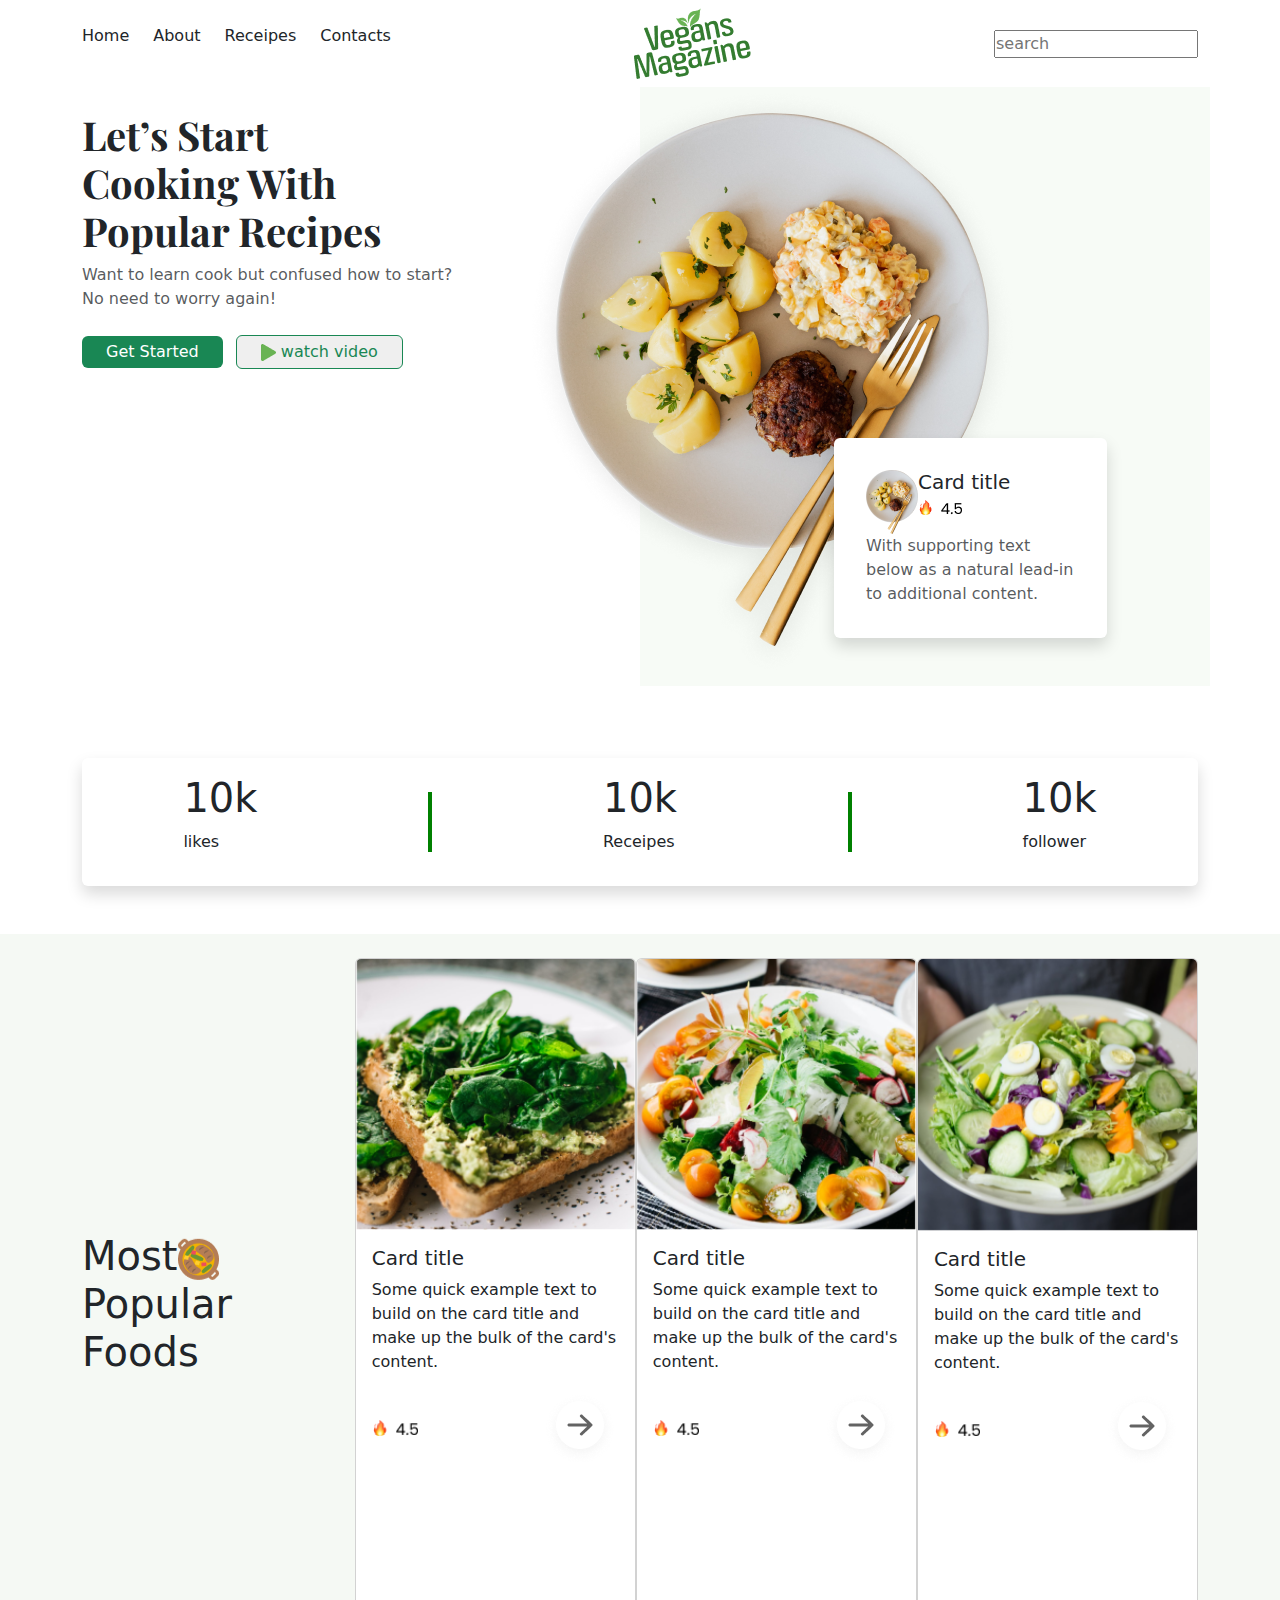
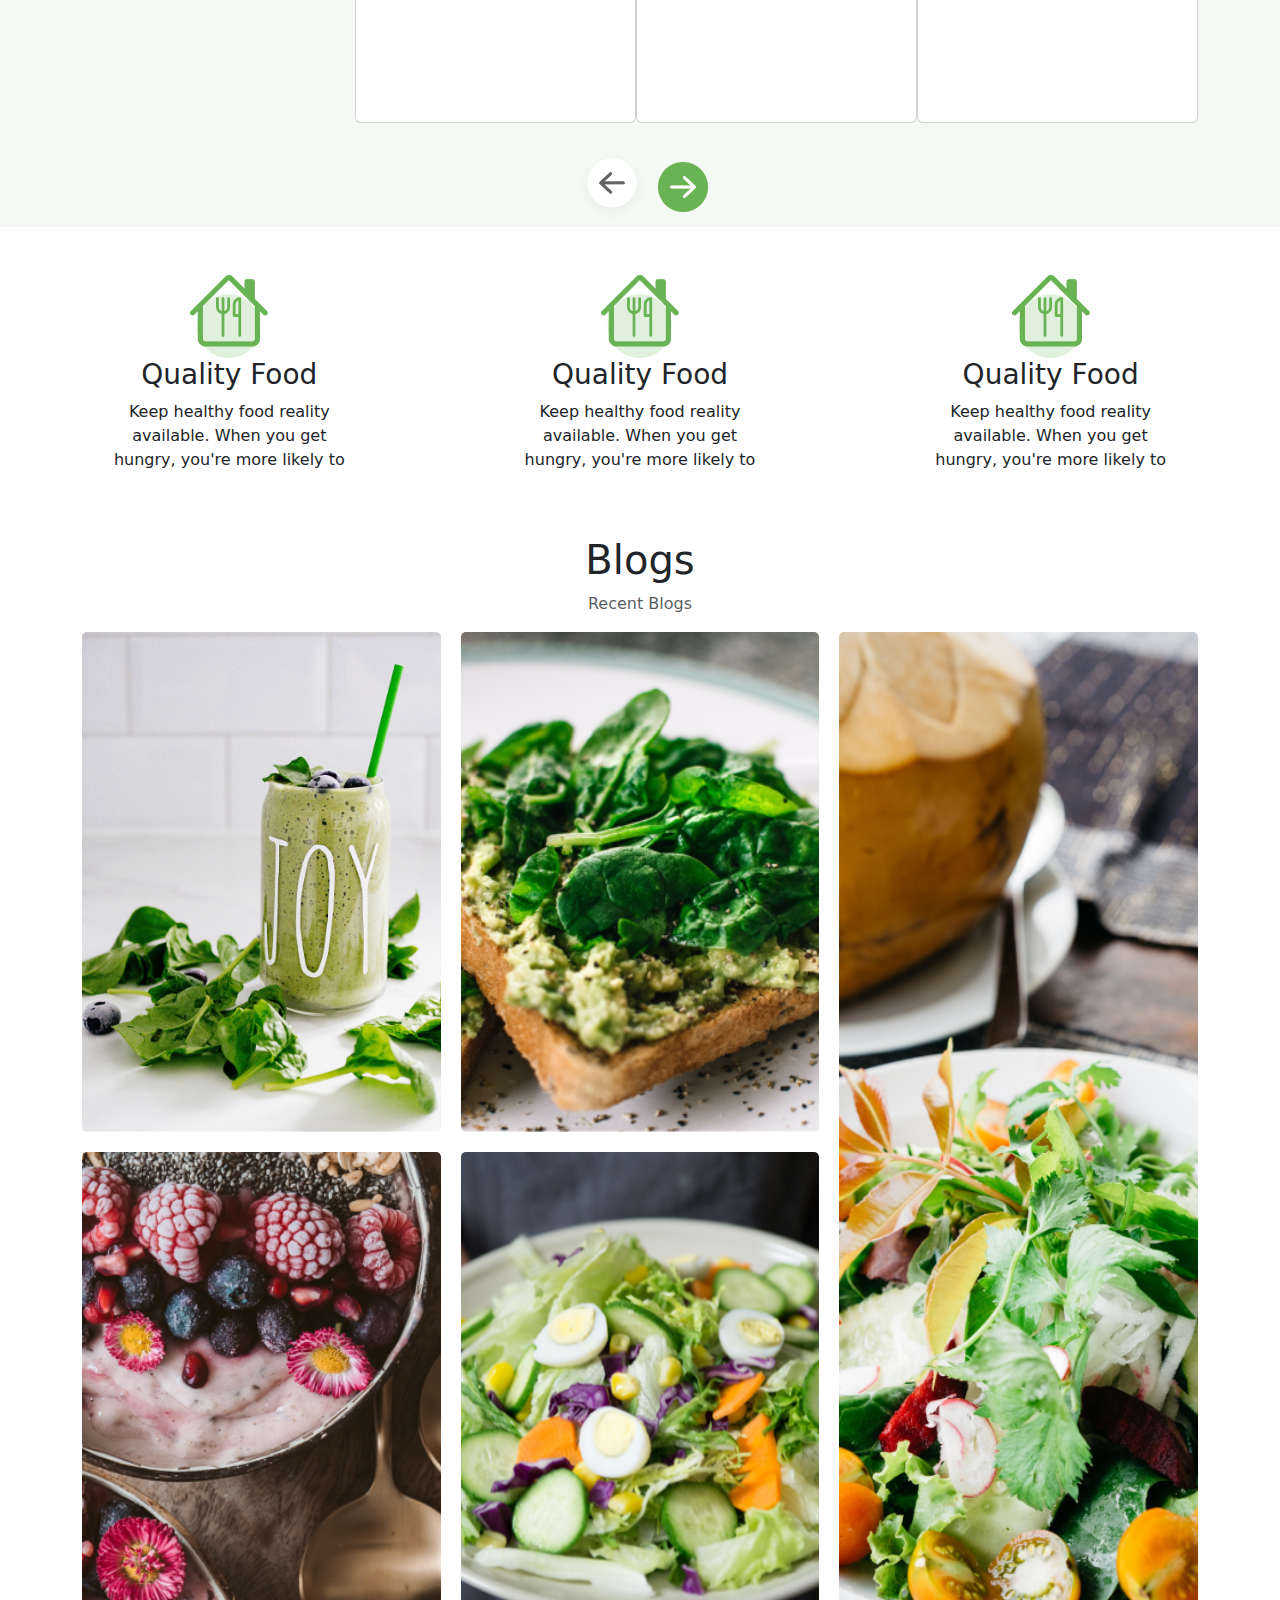
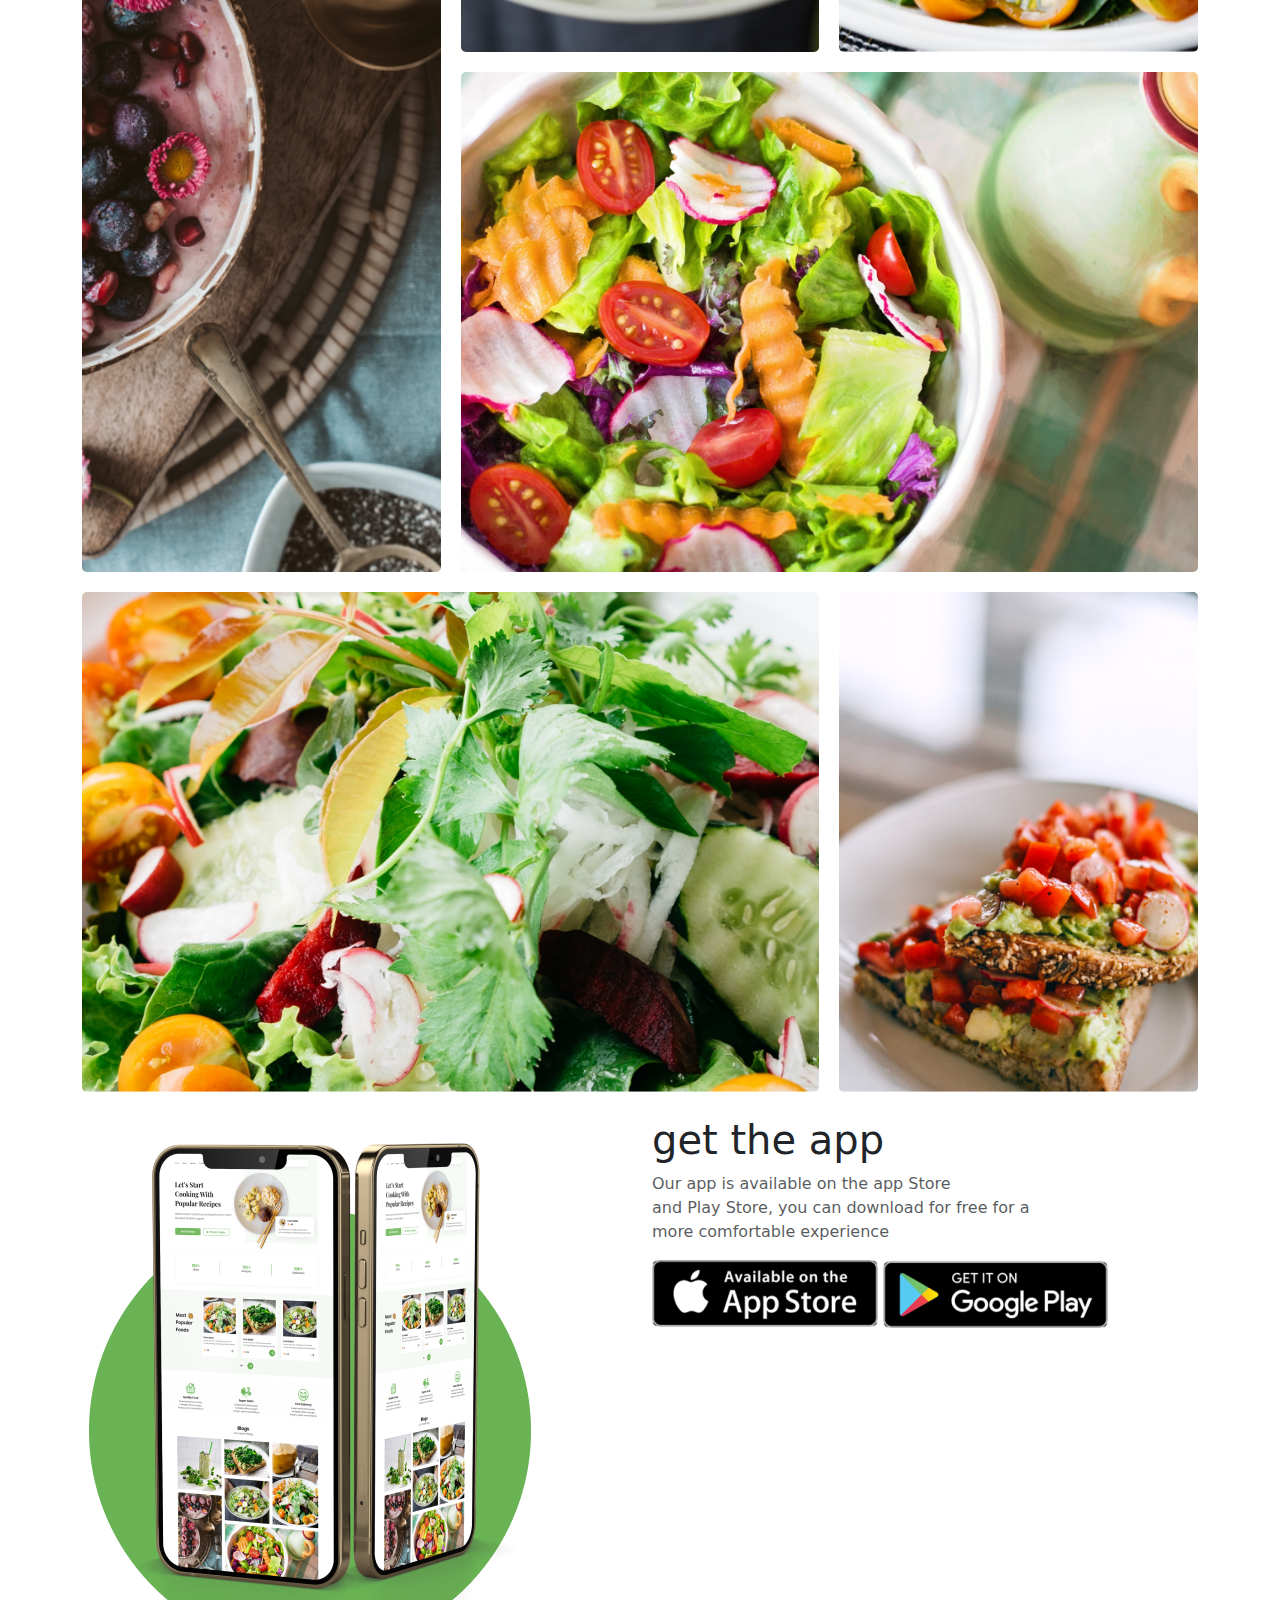
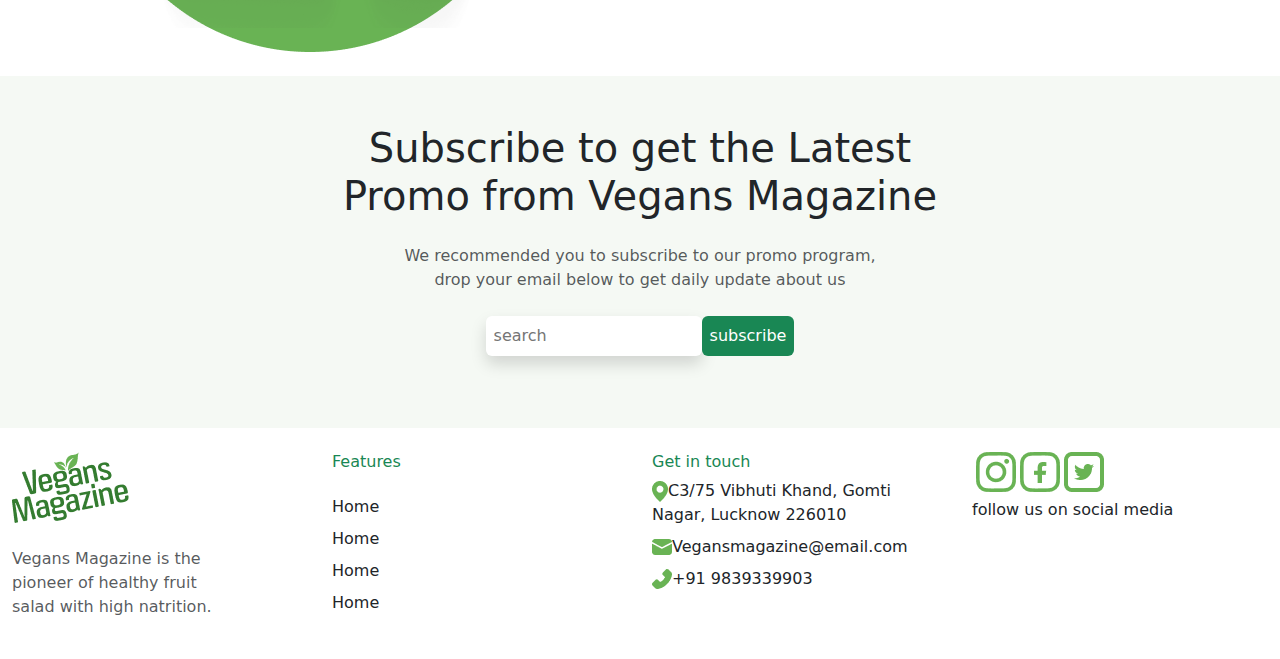
<file: index.html>
<!DOCTYPE html>
<html lang="en">

<head>
    <meta charset="UTF-8" />
    <meta name="viewport" content="width=device-width, initial-scale=1.0" />
    <link href="https://cdn.jsdelivr.net/npm/bootstrap@5.3.3/dist/css/bootstrap.min.css" rel="stylesheet" />
    <script src="https://cdn.jsdelivr.net/npm/bootstrap@5.3.3/dist/js/bootstrap.bundle.min.js"></script>
    <!-- google fonts -->
    <link rel="preconnect" href="https://fonts.googleapis.com" />
    <link rel="preconnect" href="https://fonts.gstatic.com" crossorigin />
    <link rel="stylesheet" href="./Assets/style.css" />
    <title>Document</title>
</head>

<body>
    <div class="container">
        <div class="navbar">
            <div class="nav!">
                <ul class="d-flex list-unstyled gap-4">
                    <li class="">Home</li>
                    <li>About</li>
                    <li>Receipes</li>
                    <li>Contacts</li>
                </ul>
            </div>
            <div class="nav!">
                <img src="./Assets/VeganLogo.png" />
            </div>
            <div class="nav!">
                <input type="search" placeholder="search" />
            </div>
        </div>
        <div class="row d-flex letStartCooking">
            <div class="col-6">
                <h1 class="fw-bold fs-1 mt-4 align-items-center">
                    Let’s Start <br />Cooking With<br />
                    Popular Recipes
                </h1>
                <p class="text-muted fs-6 mt-2">
                    Want to learn cook but confused how to start? <br />No need to worry
                    again!
                </p>
                <div class="buttonss">
                    <button class="bg-success rounded border-white p-1 px-4 text-white fw-normal border-0 my-2 mt-2">
                        Get Started
                    </button>

                    <button class="rounded m-2 p-1 px-4 fw-normal border border-success">
                        <img class="right-2" src="./Assets/Vector.png" /><span class="text-success">
                            watch video</span>
                    </button>
                </div>
            </div>

            <!-- 
            <div class="buttons">
               
            </div> -->
            <div class="col-6 PlateImgae mb-5">
                <img class=" PlatewithFood" src="./Assets/PlatewithFood.png" style="margin-left: -126px" />

                <div class="card w-50 shadow p-3 mb-5 bg-body rounded border-0 float-end"
                    style="margin-top: -242px; margin-right: 91px">
                    <div class="card-body">
                        <div class="ImageCard d-flex">
                            <img src="./Assets/LogoPlate.png" />
                            <h5 class="card-title fs-5">
                                Card title <br />
                                <img src="./Assets/4.5.png" />
                            </h5>
                        </div>

                        <p class="card-text text-muted fs-6">
                            With supporting text below as a natural lead-in to additional
                            content.
                        </p>
                    </div>
                </div>
            </div>
        </div>
        <div class="boxBelowHEad d-flex justify-content-around shadow p-3 mb-5 bg-body rounded align-items-center mt-4">
            <div class="likes">
                <h1>10k</h1>
                <p text-muted fs-4
>likes</p>
            </div>
            <div class="vl bg-success"></div>
            <div class="Receipes">
                <h1>10k</h1>
                <p>Receipes</p>
            </div>
            <div class="vl"></div>
            <div class="follower">
                <h1>10k</h1>
                <p>follower</p>
            </div>
        </div>
    </div>
    <div class="container-fluid Foodcards">
        <div class="container  d-flex  justify-content-around">
            <h1 class="PopularFoods align-items-center">
                Most<img src="./Assets/bowlCooking.png" /> <br />
                Popular Foods
            </h1>

            <!-- cards -->
            <div class="card  mt-4 mb-4 " style="width: 18rem ;    height: 55vh ">
                <img src="./Assets/Pexels Photo by Lisa.png" class="card-img-top" alt="..." />
                <div class="card-body">
                    <h5 class="card-title">Card title</h5>
                    <p class="card-text">
                        Some quick example text to build on the card title and make up the
                        bulk of the card's content.
                    </p>
                    <div class="buttonsCards d-flex justify-content-between align-items-center">
                        <img src="./Assets/4.5.png" style="width: 47px; height: 17px" />
                        <img src="./Assets/arrow.png" />
                    </div>
                </div>
            </div>
            <div class="card  mt-4 mb-4" style="width: 18rem; height: 55vh">
                <img src="./Assets/Pexels Photo by Markus Winkler.png" class="card-img-top" alt="..." />
                <div class="card-body">
                    <h5 class="card-title">Card title</h5>
                    <p class="card-text">
                        Some quick example text to build on the card title and make up the
                        bulk of the card's content.
                    </p>
                    <div class="buttonsCards d-flex justify-content-between align-items-center">
                        <img src="./Assets/4.5.png" style="width: 47px; height: 17px" />
                        <img src="./Assets/arrow.png" />
                    </div>
                </div>
            </div>
            <div class="card  mt-4 mb-4" style="width: 18rem ;height: 55vh;">
                <img src="./Assets/Pexels Photo by Cats Coming.png" class="card-img-top" alt="..." />
                <div class="card-body">
                    <h5 class="card-title">Card title</h5>
                    <p class="card-text">
                        Some quick example text to build on the card title and make up the
                        bulk of the card's content.
                    </p>
                    <div class="buttonsCards d-flex justify-content-between align-items-center">
                        <img src="./Assets/4.5.png" style="width: 47px; height: 17px" />
                        <img src="./Assets/arrow.png" />
                    </div>
                </div>
            </div>

        </div>
        <div class="imagess text-center ">
            <img src="./Assets/whiteARrow.png" style="width: 80px;">
            <img src="./Assets/greenArrow.png" style="width: 50px;">
        </div>
    </div>
    <div class="container-fluid">
        <div class="row p-4 mt-4 mb-4">
            <div class="col-4 text-center">
                <img src="./Assets/home.png">
                <h3>Quality Food</h3>
                <p>Keep healthy food reality<br> available. When you get <br>hungry, you're more likely to
                </p>
            </div>
            <div class="col-4 text-center">
                <img src="./Assets/home.png">
                <h3>Quality Food</h3>
                <p>Keep healthy food reality<br> available. When you get<br> hungry, you're more likely to
                </p>
            </div>
            <div class="col-4 text-center">
                <img src="./Assets/home.png">
                <h3>Quality Food</h3>
                <p>Keep healthy food reality <br> available. When you get <br>hungry, you're more likely to
                </p>
            </div>
        </div>
    </div>

    <h1 class="text-center">Blogs</h1>
    <p class="card-text text-muted fs-6 fw-4 text-center"> Recent Blogs</p>

    <div class="container grid-wrapper">
        <div class="joy">
            <img src="./Assets/joy.png" alt="" />
        </div>
        <div>
            <img src="./Assets/sandwich.png" alt="" />
        </div>
        <div class="tall">
            <img src="./Assets/Coconutwithsalad.png" alt="">
        </div>
        <div class="tall">
            <img src="./Assets/blackberry.png" alt="" />
        </div>
        <div class="salad">
            <img src="./Assets/salad.png" alt="" />
        </div>
        <div class="tomato">
            <img src="./Assets/tomoto.png">
        </div>
        <div class=" corianderleaved">
            <img src="./Assets/corianderleaved.png">
        </div>
        <div class="BreadWithcherry">
            <img src="./Assets/BreadWithcherry.png">
        </div>
    </div>


    <div class="container my-4">
        <div class="row">
            <div class="col">
                <img src="./Assets/get the app.png">
            </div>
            <div class="col align-items-center">
                <h1>get the app</h1>
                <p class="text-muted">Our app is available on the app Store<br> and Play Store, you can download for
                    free for a<br> more comfortable experience</p>
                <div class="buttonGettheApp">
                    <img src="./Assets/App store.png">
                    <img src="./Assets/Google app store.png">
                </div>
            </div>
        </div>

    </div>
    <div class=" footerSec text-center w-100 p-4 mt-4 mb-4">
        <h1 class="mt-4 mb-4">Subscribe to get the Latest <br>Promo from Vegans Magazine</h1>
        <p class="text-muted mt-4 mb-4">We recommended you to subscribe to our promo program, <br>drop your email below
            to get daily update about us</p>
        <input class="p-2 shadow mb-5 bg-body  border-0  rounded" type="search" placeholder="search"><button
            class="bg-success text-white fw-2  p-2  rounded border-0">subscribe</button>

    </div>
    <footer>
        <div class="container-fluid mt-4 mb-4 ">
            <div class="row">
                <div class="col-3 ">
                    <img src="./Assets/VeganLogo.png">
                    <p class="text-muted mt-4">Vegans Magazine is the<br> pioneer of healthy fruit <br>salad with high
                        natrition.</p>
                </div>
                <div class="col-3">

                    <ul class="list-unstyled">
                        <li>
                            <h6 class="text-success">Features</h6>
                        </li>
                        <li class="mt-4">Home</li>
                        <li class="mt-2">Home</li>
                        <li class="mt-2">Home</li>
                        <li class="mt-2">Home</li>
                    </ul>
                </div>
                <div class="col-3">
                    <ul class="list-unstyled">
                        <li class="text-success">
                            <h6>Get in touch</h6>
                        </li>
                        <li class="mt-2"><img src="./Assets/location.png">C3/75 Vibhuti Khand, Gomti<br>
                            Nagar, Lucknow 226010
                        </li>
                        <li class="mt-2"><img src="./Assets/email.png">Vegansmagazine@email.com</li>
                        <li class="mt-2"><img src="./Assets/call.png">+91 9839339903
                        </li>
                    </ul>

                </div>
                <div class="col-3">
                    <img class="ms-1" src="./Assets/insta.png"><img class="ms-1" src="./Assets/fb.png"><img class="ms-1"
                        src="./Assets/twitter.png">
                    <h6 class="mt-2">follow us on social media</h6>

                </div>

                
            </div>
        </div>
    </footer>
</body>

</html>
</file>
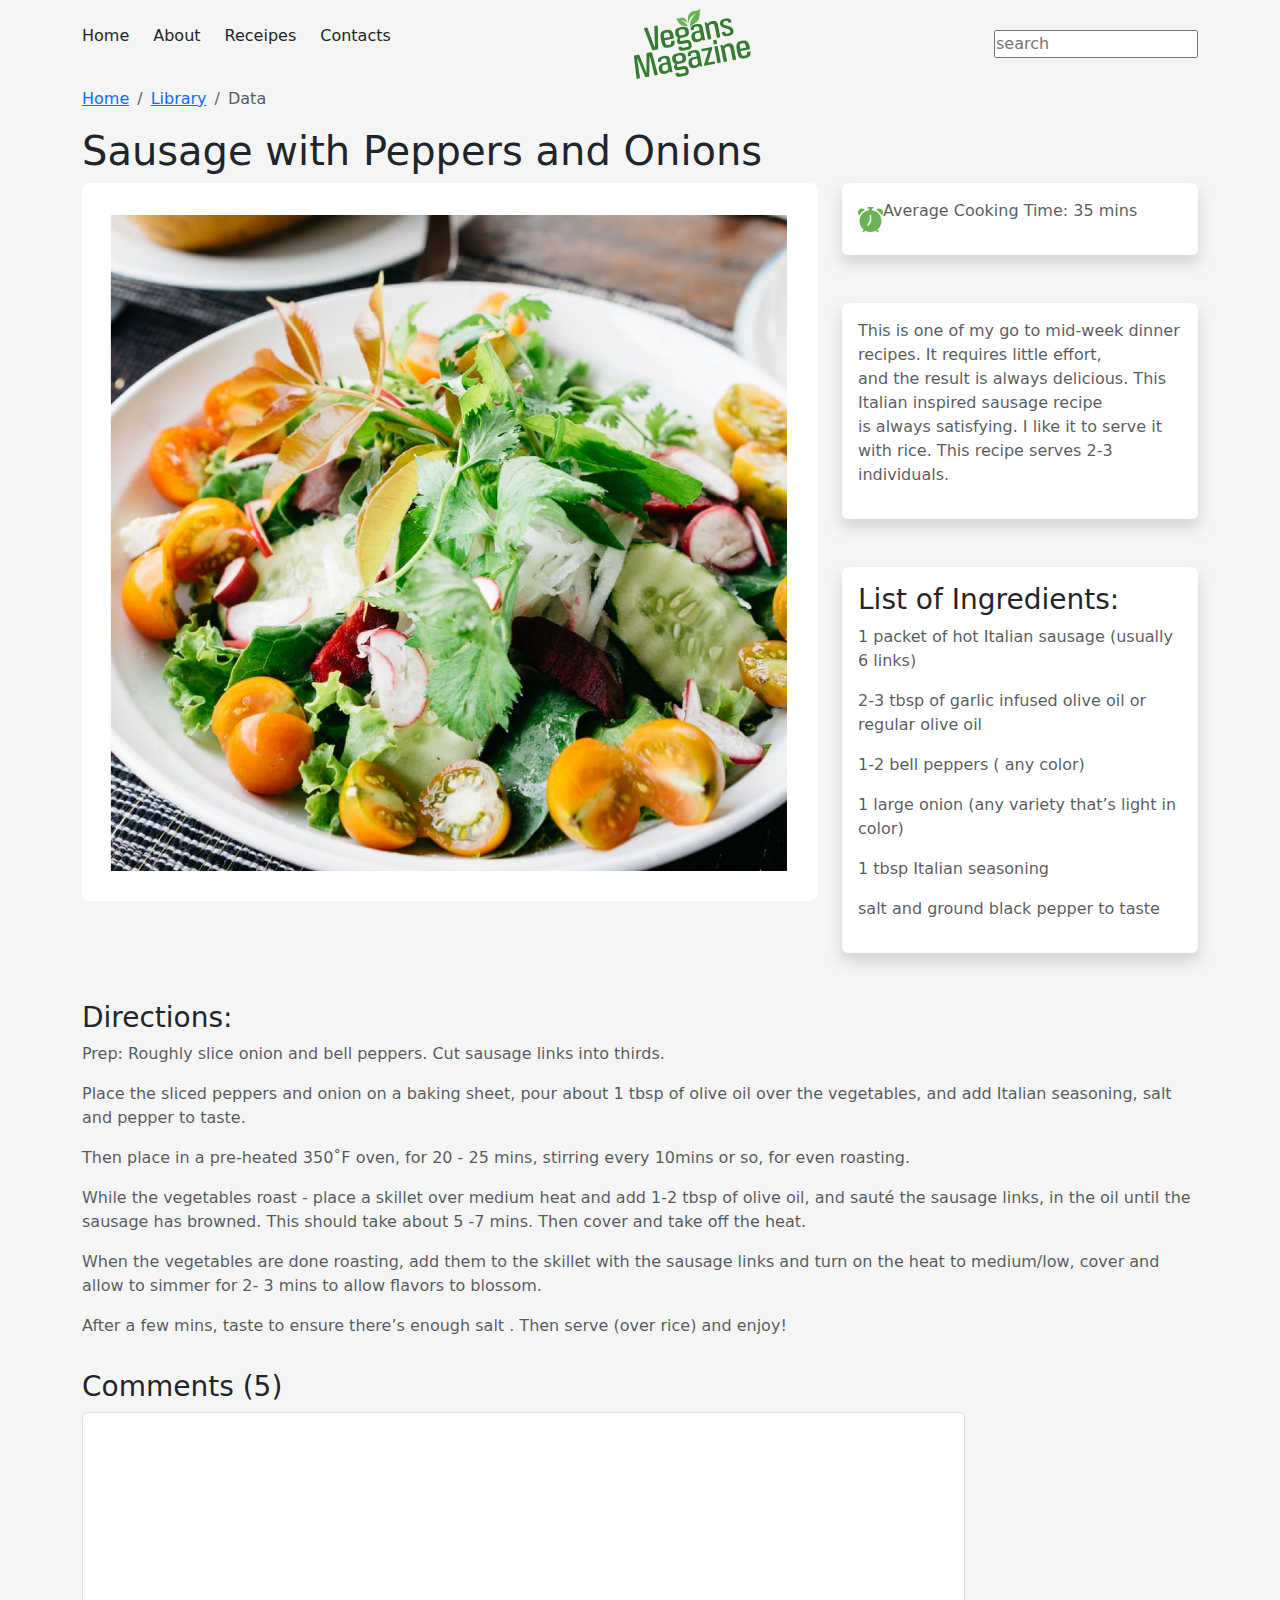
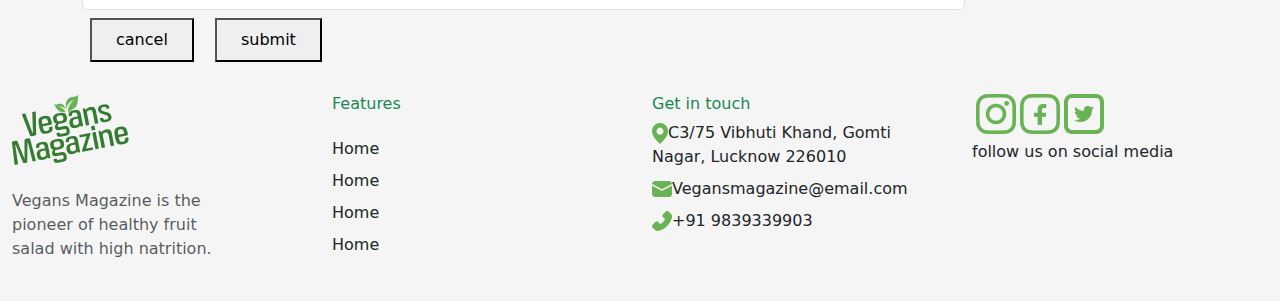
<file: Secondpagage.html>
<!DOCTYPE html>
<html lang="en">
<head>
    <meta charset="UTF-8">
    <meta name="viewport" content="width=device-width, initial-scale=1.0">
    <link href="https://cdn.jsdelivr.net/npm/bootstrap@5.3.3/dist/css/bootstrap.min.css" rel="stylesheet" />
    <script src="https://cdn.jsdelivr.net/npm/bootstrap@5.3.3/dist/js/bootstrap.bundle.min.js"></script>
    <!-- google fonts -->
    <link rel="preconnect" href="https://fonts.googleapis.com" />
    <link rel="preconnect" href="https://fonts.gstatic.com" crossorigin />
    <link rel="stylesheet" href="./Assets/style.css" />
    <title>Document</title>
    <style>
        body{
            background-color: #f5f5f5;
        }
        input[type="textarea"] {
    width: 69vw;
    height: 22vh;
}
    </style>
</head>
<body>
    <!-- header -->
    <div class="container">
        <div class="navbar">
            <div class="nav!">
                <ul class="d-flex list-unstyled gap-4">
                    <li class="">Home</li>
                    <li>About</li>
                    <li>Receipes</li>
                    <li>Contacts</li>
                </ul>
            </div>
            <div class="nav!">
                <img src="./Assets/VeganLogo.png" />
            </div>
            <div class="nav!">
                <input type="search" placeholder="search" />
            </div>
        </div>
    
     <!-- header -->

 
     
      
      <nav aria-label="breadcrumb">
        <ol class="breadcrumb">
          <li class="breadcrumb-item"><a href="#">Home</a></li>
          <li class="breadcrumb-item"><a href="#">Library</a></li>
          <li class="breadcrumb-item active" aria-current="page">Data</li>
        </ol>
      </nav>
      <h1>Sausage with Peppers and Onions</h1>
      <div class="row">
        <div class="col-8">
            <img src="./Assets/saladWithbg.png">
        </div>
        <div class="col-4">
            <div class="cookingTime d-flex align-items-center shadow p-3 mb-5 bg-body rounded">
            <img src="./Assets/clock.png">
            <p class="text-muted">Average Cooking Time: <span>35 mins</span></p>
        </div>
        <div class="paraThis shadow p-3 mb-5 bg-body rounded">
       <p class="text-muted">This is one of my go to mid-week dinner recipes. It requires little effort,<br> and the result is always delicious. This Italian inspired sausage recipe<br> is always satisfying. I like it to serve it with rice. This recipe serves 2-3<br> individuals.</p></div>
       <div class="shadowBoox shadow p-3 mb-5 bg-body rounded">
       <h3>List of Ingredients:</h3>
       
            <p class="text-muted">1 packet of hot Italian sausage (usually 6 links)</p>
            <p class="text-muted"> 2-3 tbsp of garlic infused olive oil or regular olive oil </p>
            <p class="text-muted">1-2 bell peppers ( any color) </p>
            <p class="text-muted">1 large onion (any variety that’s light in color)</p>
            <p class="text-muted"> 1 tbsp Italian seasoning</p>
            <p class="text-muted"> salt and ground black pepper to taste</p> </p>

        
        </div>
      </div>
    
    <h3>Directions:</h3>
    <p class="text-muted">Prep: Roughly slice onion and bell peppers. Cut sausage links into thirds.</p>
    <p class="text-muted"> Place the sliced peppers and onion on a baking sheet, pour about 1 tbsp of olive oil over the vegetables, and add Italian seasoning, salt and pepper to taste.</p><p class="text-muted">Then place in a pre-heated 350˚F oven, for 20 - 25 mins, stirring every 10mins or so, for even roasting. </p> <p class="text-muted">While the vegetables roast - place a skillet over medium heat and add 1-2 tbsp of olive oil, and sauté the sausage links, in the oil until the sausage has browned. This should take about 5 -7 mins. Then cover and take off the heat.</p><p class="text-muted"> When the vegetables are done roasting, add them to the skillet with the sausage links and turn on the heat to medium/low, cover and allow to simmer for 2- 3 mins to allow flavors to blossom.</p><p class="text-muted"> After a few mins, taste to ensure there’s enough salt . Then serve (over rice) and enjoy!</p></p>
    </div>
   <h3>Comments (5)</h3> 
   <div >
    <input class="rounded border" type="textarea" >

   </div>
   <div class="buttonsS justify-content-end">
    <button class="p-2 m-2 px-4  "  >cancel</button>
    <button class="p-2 m-2  px-4" >submit</button>
   </div>
</div>
    <!-- footer -->
    <footer>
        <div class="container-fluid mt-4 mb-4 ">
            <div class="row">
                <div class="col-3 ">
                    <img src="./Assets/VeganLogo.png">
                    <p class="text-muted mt-4">Vegans Magazine is the<br> pioneer of healthy fruit <br>salad with high
                        natrition.</p>
                </div>
                <div class="col-3">

                    <ul class="list-unstyled">
                        <li>
                            <h6 class="text-success">Features</h6>
                        </li>
                        <li class="mt-4">Home</li>
                        <li class="mt-2">Home</li>
                        <li class="mt-2">Home</li>
                        <li class="mt-2">Home</li>
                    </ul>
                </div>
                <div class="col-3">
                    <ul class="list-unstyled">
                        <li class="text-success">
                            <h6>Get in touch</h6>
                        </li>
                        <li class="mt-2"><img src="./Assets/location.png">C3/75 Vibhuti Khand, Gomti<br>
                            Nagar, Lucknow 226010
                        </li>
                        <li class="mt-2"><img src="./Assets/email.png">Vegansmagazine@email.com</li>
                        <li class="mt-2"><img src="./Assets/call.png">+91 9839339903
                        </li>
                    </ul>

                </div>
                <div class="col-3">
                    <img class="ms-1" src="./Assets/insta.png"><img class="ms-1" src="./Assets/fb.png"><img class="ms-1"
                        src="./Assets/twitter.png">
                    <h6 class="mt-2">follow us on social media</h6>

                </div>

            </div>
        </div>
    </footer>
    
</body>
</html>
</file>
<file: Assets/style.css>
@import url('https://fonts.googleapis.com/css2?family=Playfair+Display:ital,wght@0,400..900;1,400..900&display=swap');



.fw-bold {
  font-family: "Playfair Display", serif;
  font-optical-sizing: auto;
  font-weight: bold;
  font-style: normal;
}
.PlateImgae{
    background-image: url("./background.png");
    /* background-color: F7FBF6; */
}
.vl{
    height: 60px;
    border:2px solid green;
}
.Foodcards{
    background-color: #F5F9F4;
}
img.imageGridLast {
    float: inline-end;
  
}

.secimage {
   
    position: relative;
}
.roffw{
    width: 100vw;
}

/* Reset CSS */
* {
	margin: 0;
	padding: 0;
	box-sizing: border-box;
}

img {
	max-width: 100%;
	height: auto;
	vertical-align: middle;
	display: inline-block;
}

/* Main CSS */
.grid-wrapper > div {
	
	justify-content: center;
	align-items: center;
}
.grid-wrapper > div > img {
	width: 100%;
	height: 100%;
	object-fit: cover;
	border-radius: 5px;
}
.BreadWithcherry,.corianderleaved{
    grid-column: span 2;
}
.grid-wrapper {
	display: grid;
	grid-gap: 20px;
	grid-template-columns: repeat(auto-fit, minmax(350px, 3fr));
	grid-auto-rows: 500px;
	grid-auto-flow: dense;
}
.tomato ,.corianderleaved{
    grid-column: span 2;
}
.BreadWithcherry{
    grid-column: span 1;
}
.joy{
    grid-column: span 1;
}
.grid-wrapper .wide {
	grid-column: span 2;
}
.grid-wrapper .tall {
	grid-row: span 2;
}
.grid-wrapper .big {
	grid-column: span 2;
	grid-row: span 2;
}

.footerSec{
    background-color: #F5F9F4;
}
.PopularFoods{
    transform: translate(0px, 37%) !important;
}

.footerGetTheApp{
    transform: translate(0px, 28%) !important;
}

.card.mt-4.mb-4 {
    height: 85vh !important;
}
@media screen and (min-width:305px ) and (max-width:1006px) {
 .letStartCooking{
    flex-wrap: wrap;
    display: flex !important;
    flex-direction: column;
 }  
 .col-6 {
    flex: 0 0 auto;
    width: 100%;
}
    
.PlatewithFood{
    margin-left: -20px;
}
.card.w-50.shadow.p-3.mb-5.bg-body.rounded.border-0.float-end {

        margin-top: -162px !important;
        margin-right: 40px !important;
    
}
.container.d-flex.justify-content-around {
    flex-wrap: wrap;
}



img.PlatewithFood {
    margin-left: -20px !important;
}
.text-muted {
    text-align: center;
}
.fw-bold {
    text-align: center;}
    .buttonss{
        text-align: center;
    }
    .boxBelowHEad.d-flex.justify-content-around.shadow.p-3.mb-5.bg-body.rounded.align-items-center.mt-4 {
        max-width: 100vw;
    }
    .card.mt-4.mb-4 {
        height: 75vh !important;
    }
 
}
</file>
